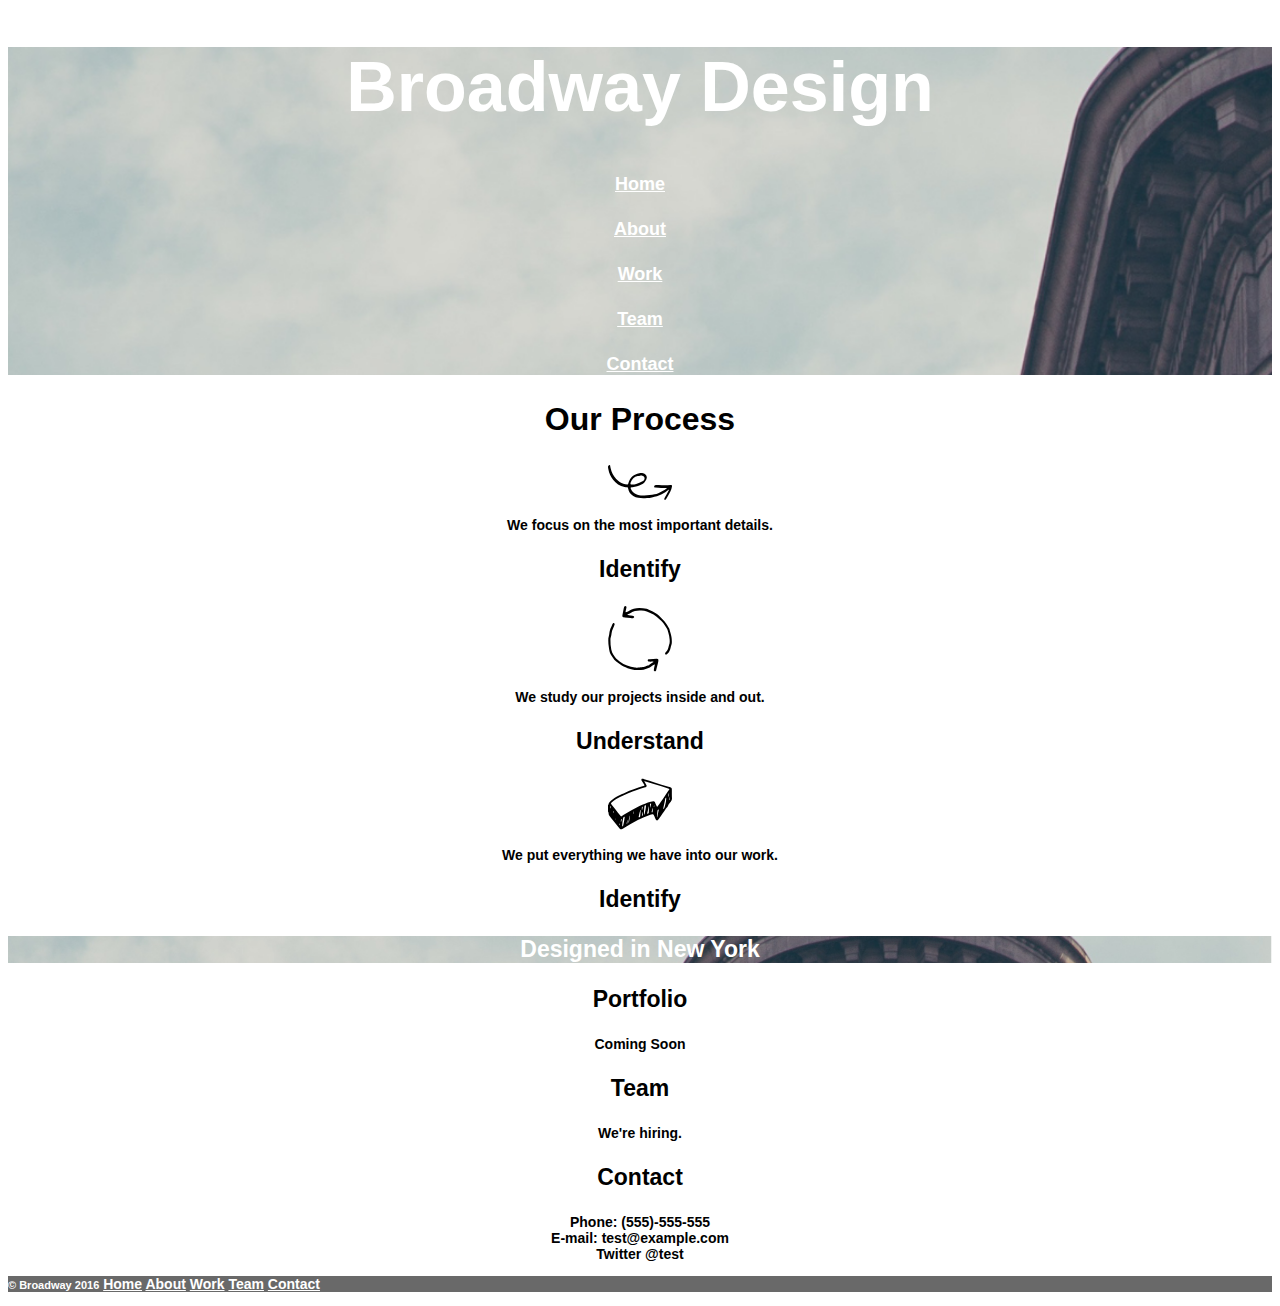
<file: broadway/index.html>
<!DOCTYPE html>
<html>
  <head>
    <meta charset="utf-8">
    <title>Broadway Design</title>
    <link href="./resources/css/style.css" type="text/css" rel="stylesheet">
  </head>
  <body>
    <div class="header">
      <h1>Broadway Design</h1>
      <h4><a href="#">Home</a></h4>
      <h4><a href="#">About</a></h4>
      <h4><a href="#">Work</a></h4>
      <h4><a href="#">Team</a></h4>
      <h4><a href="#">Contact</a></h4>
    </div>
    <div class="top_section">
      <h2>Our Process</h2>
      <p><img src="resources/images/identify.svg" alt="identify"></p>
      <p>We focus on the most important details.</p>
      <h3>Identify</h3>
      <p><img src="resources/images/understand.svg" alt="understand"></p>
      <p>We study our projects inside and out.</p>
      <h3>Understand</h3>
      <p><img src="resources/images/execute.svg" alt="execute"></p>
      <p>We put everything we have into our work.</p>
      <h3>Identify</h3>
    </div>
    <div class="mid_section">
      <h3>Designed in New York</h3>
    </div>
    <div class="bottom_section">
      <h3>Portfolio</h3>
      <p>Coming Soon</p>
      <h3>Team</h3>
      <p>We're hiring.</p>
      <h3>Contact</h3>
      <p>Phone: (555)-555-555</br>E-mail: test@example.com</br>Twitter @test</p>
    </div>
    <div class="footer">
      <p><span class="copyright">&copy; Broadway 2016</span> <a href="#">Home</a> <a href="#">About</a> <a href="#">Work</a> <a href="#">Team</a> <a href="#">Contact</a></p>
    </div>
  </body>
</html>
</file>
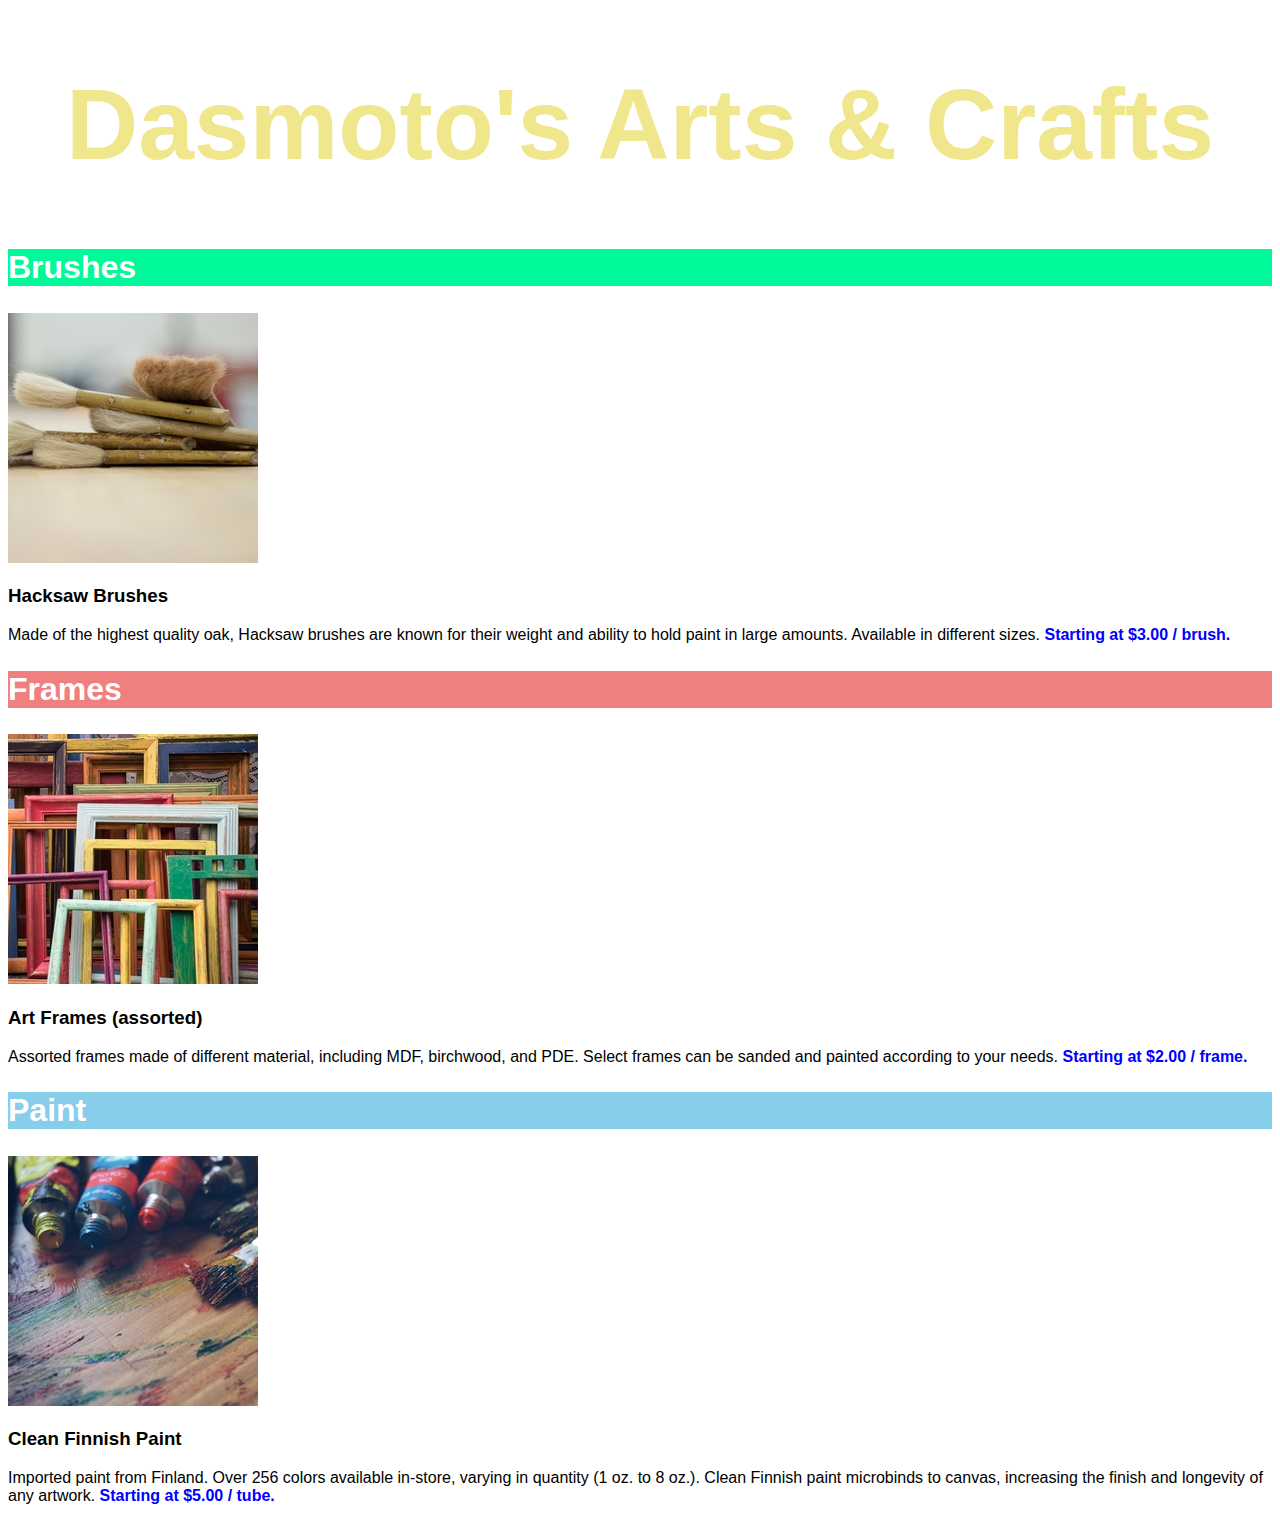
<file: Dasmotos Arts and Crafts/index.html>
<!DOCTYPE html>
<html>
  <head>
    <title>Dasmoto's Arts & Crafts</title>
    <link href="./resources/css/style.css" type="text/css" rel="stylesheet">
  </head>
  <body>
    <h1>Dasmoto's Arts & Crafts</h1>
    <div class="item">
      <h2 id="brushes">Brushes</h2>
      <img src="./resources/hacksaw.jpeg">
      <h3>Hacksaw Brushes</h3>
      <p>Made of the highest quality oak, Hacksaw brushes are known for their weight and ability to hold paint in large amounts.
        Available in different sizes.
        <span class="price">Starting at $3.00 / brush.</span>
      </p>
    </div>
    <div class="item">
      <h2 id="frames">Frames</h2>
      <img src="./resources/frames.jpeg">
      <h3>Art Frames (assorted)</h3>
      <p>Assorted frames made of different material, including MDF, birchwood, and PDE.
        Select frames can be sanded and painted according to your needs.
        <span class="price">Starting at $2.00 / frame.</span>
      </p>
    </div>
    <div class="item">
      <h2 id="paint">Paint</h2>
      <img src="./resources/finnish.jpeg">
      <h3>Clean Finnish Paint</h3>
      <p>Imported paint from Finland. Over 256 colors available in-store, varying in quantity (1 oz. to 8 oz.). Clean Finnish paint
        microbinds to canvas, increasing the finish and longevity of any artwork.
        <span class="price">Starting at $5.00 / tube. </span>
      </p>
    </div>
  </body>
</html>
</file>
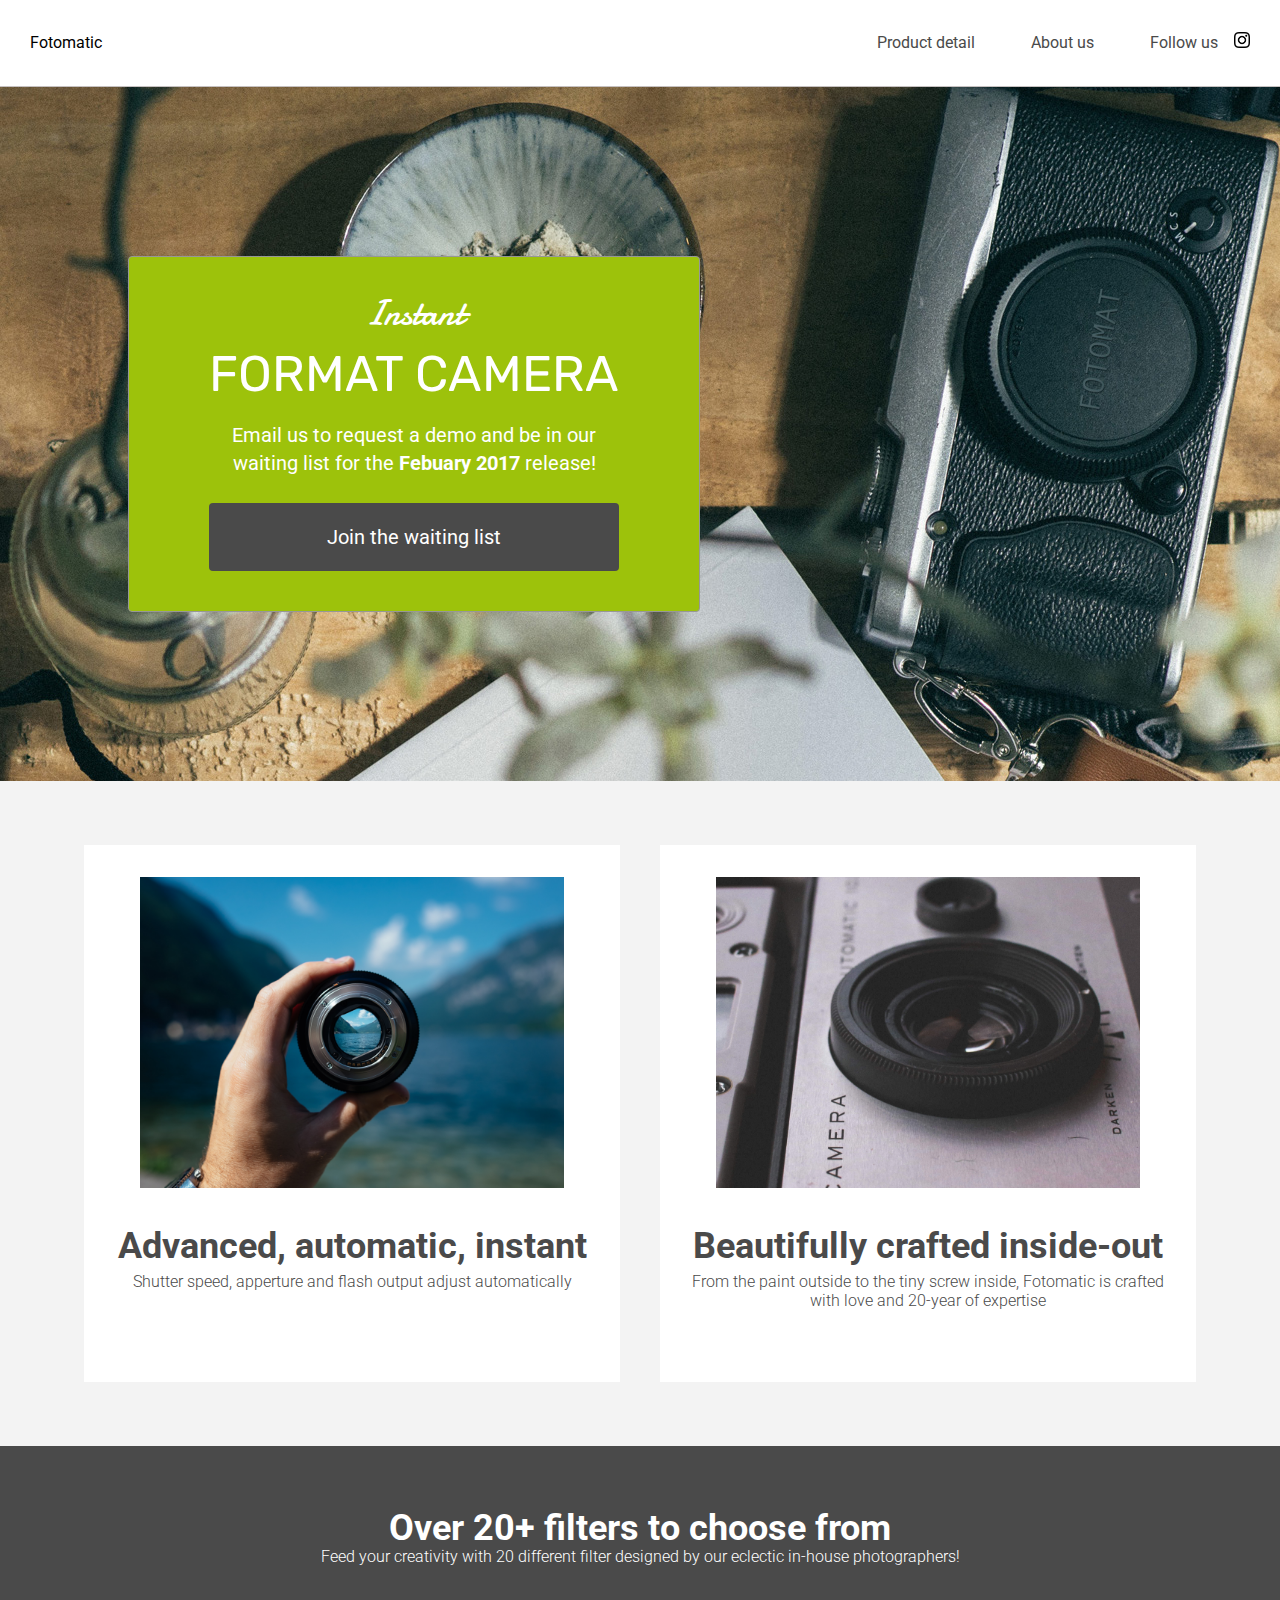
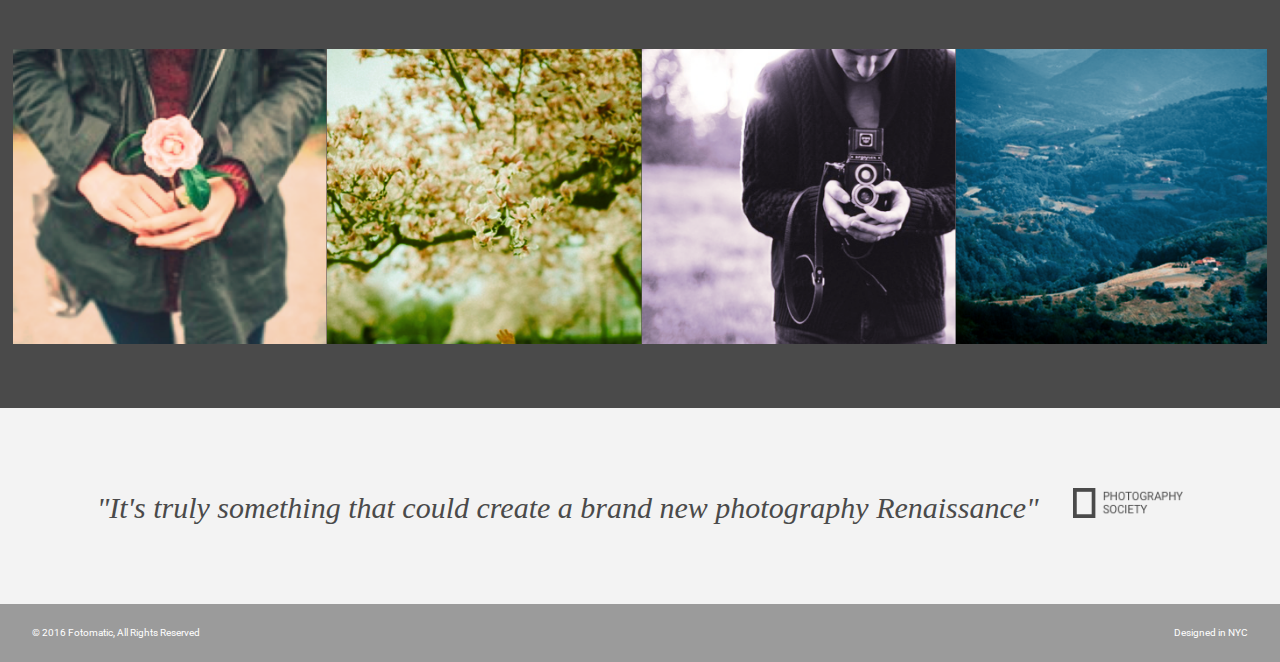
<file: fotomatic/index.html>
<!DOCTYPE html>
<html>
<head>
  <link href="https://fonts.googleapis.com/css?family=Damion" rel="stylesheet">
  <link href="https://fonts.googleapis.com/css?family=Rubik" rel="stylesheet">
  <link href="https://fonts.googleapis.com/css?family=Roboto:300,400,600,700" rel="stylesheet">
  <link rel="stylesheet" href="./resources/css/reset.css">
  <link rel="stylesheet" href="./resources/css/style.css">
</head>
<body>
  <!-- Header -->
  <header>
    <div class="content">
      <a href="index.html" class="desktop logo">Fotomatic</a>
      <nav class="desktop">
        <ul>
          <li><a href="#">Product detail</a></li>
          <li><a href="#">About us</a></li>
          <li><a href="https://www.instagram.com/">Follow us <img class="icon" src="./resources/images/instagram.png"></a></li>
        </ul>
      </nav>
      <nav class="mobile">
        <ul>
          <li><a href="#"><img src="./resources/images/ic-logo.svg"></a></li>
          <li><a href="#"><img src="./resources/images/ic-product-detail.svg"></a></li>
          <li><a href="#"><img src="./resources/images/ic-about-us.svg"></a></li>
          <li><a href="#" class="button">Join us</a></li>
        </ul>
      </nav>
    </div>
  </header>

  <!-- Main Content -->
  <div class="main-content">

    <!-- Sign Up Section -->
    <div id="sign-up-section" class="banner">
      <div id="sign-up-cta">
        <div class="content center">
          <div class="header">
            <h2 class="cursive">Instant</h2>
            <h1 class="striking">FORMAT CAMERA</h1>
          </div>
          <div class="email">
            <span>
              Email us to request a demo and be in our waiting list for the <strong>Febuary 2017</strong> release!
            </span>
            <div class="button">Join the waiting list</div>
          </div>
        </div>
      </div>
    </div>

    <!-- Features Section -->
    <div id="features-section">
      <div class="feature">
        <div class="center">
          <div class="image-container">
            <img src="./resources/images/feature-1.png" />
          </div>
          <div class="content">
            <h2>Advanced, automatic, instant</h2>
            <h3>Shutter speed, apperture and flash output adjust automatically</h3>
          </div>
        </div>
      </div>
      <div class="feature">
        <div class="center">
          <div class="image-container">
            <img src="./resources/images/feature-2.png" />
          </div>
          <div class="content">
            <h2>Beautifully crafted inside-out</h2>
            <h3>From the paint outside to the tiny screw inside, Fotomatic is crafted with love and 20-year of expertise</h3>
          </div>
        </div>
      </div>
    </div>

    <!-- Filters Section -->
    <div id="filters-section">
      <div class="content center">
        <h2>Over 20+ filters to choose from</h2>
        <h3>Feed your creativity with 20 different filter designed by our eclectic in-house photographers!</h3>
      </div>
      <div class="images-container">
        <div class="image-container">
          <img src="./resources/images/filter-1.png" />
        </div>
        <div class="image-container">
          <img src="./resources/images/filter-2.png" />
        </div>
        <div class="image-container">
          <img src="./resources/images/filter-3.png" />
        </div>
        <div class="image-container extra">
          <img src="./resources/images/filter-4.png" />
        </div>
      </div>
    </div>

    <!-- Quotes Section -->
    <div id="quotes-section">
      <div class="content center">
        <span class="quote">"It's truly something that could create a brand new photography Renaissance"</span>
        <img class="quote-citation" src="./resources/images/photography-logo.png" />
      </div>
    </div>

    <!-- Footer -->
    <footer>
      <div class="content">
        <span class="copyright">© 2016  Fotomatic, All Rights Reserved</span>
        <span class="location">Designed in NYC</span>
      </div>
    </footer>

  </div>
</body>
</html>
</file>
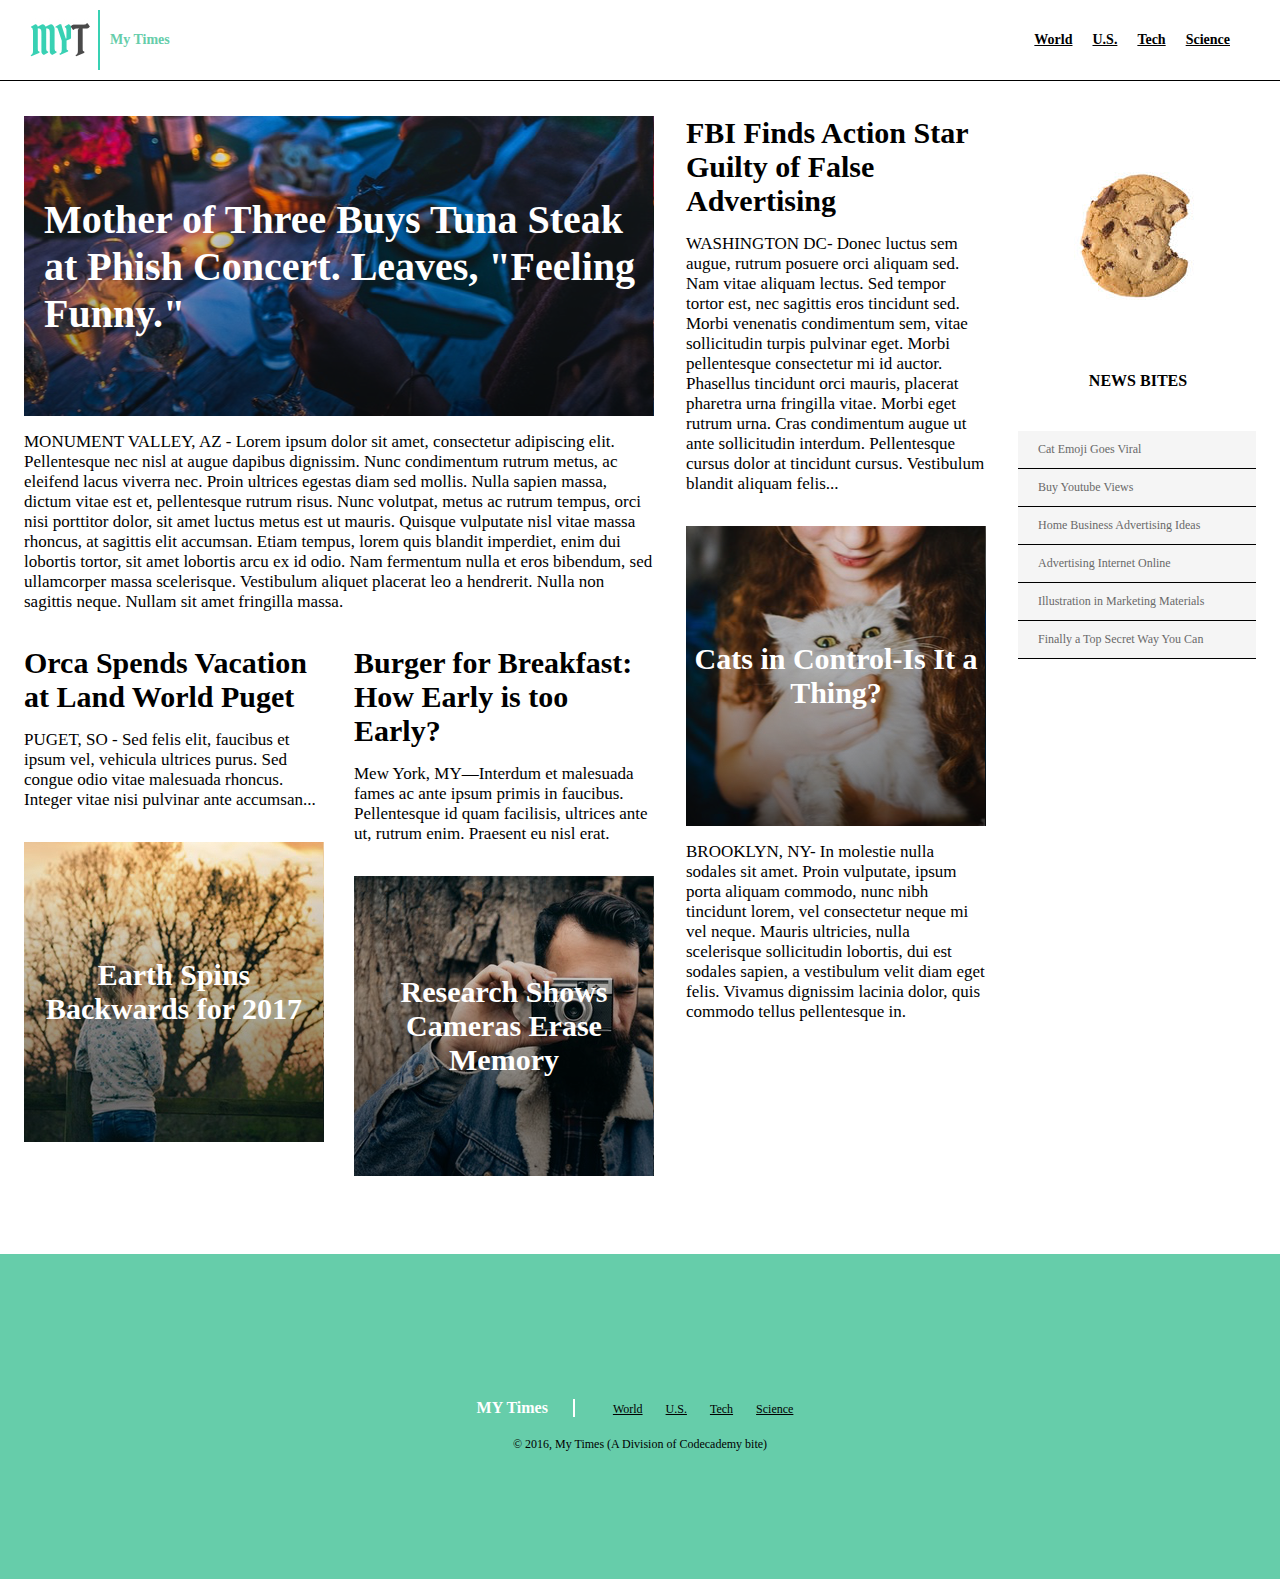
<file: mytimes/index.html>
<!DOCTYPE html>
<html>
  <head>
    <meta charset="utf-8">
    <title>My Times</title>
    <link href="./resources/css/style.css" type="text/css" rel="stylesheet">
  </head>
  <body>
      <div class="header-container">
          <div class='logo'>
              <img src="./resources/images/img-myt-logo.jpg" />
              <div id="heading">
                My Times
              </div>
          </div>
          <div class="top-nav">
            <span id="top-nav-item">
              <a href="#">World</a>
            </span>
            <span id="top-nav-item">
              <a href="#">U.S.</a>
            </span>
            <span id="top-nav-item">
              <a href="#">Tech</a>
            </span>
            <span id="top-nav-item">
              <a href="#">Science</a>
            </span>
        </div>
      </div>

      <!-- Main Content Container -->
      <div class="main">
        <!-- First News Column -->
            <div class="column large">
                <div class="lead-story">
                    <div class="image-content">
                        <span>
                          Mother of Three Buys Tuna Steak at Phish Concert. Leaves,
                          "Feeling Funny."
                        </span>
                    </div>
                    <p class="story-text">MONUMENT VALLEY, AZ - Lorem ipsum dolor sit amet, consectetur adipiscing elit.
                      Pellentesque nec nisl at augue dapibus dignissim. Nunc condimentum rutrum metus, ac eleifend lacus
                      viverra nec. Proin ultrices egestas diam sed mollis. Nulla sapien massa, dictum vitae est et,
                      pellentesque rutrum risus. Nunc volutpat, metus ac rutrum tempus, orci nisi porttitor dolor,
                      sit amet luctus metus est ut mauris. Quisque vulputate nisl vitae massa rhoncus, at sagittis elit
                      accumsan. Etiam tempus, lorem quis blandit imperdiet, enim dui lobortis tortor, sit amet lobortis
                      arcu ex id odio. Nam fermentum nulla et eros bibendum, sed ullamcorper massa scelerisque.
                      Vestibulum aliquet placerat leo a hendrerit. Nulla non sagittis neque. Nullam sit amet fringilla massa.
                    </p>
                </div>
                <div class="stories">
                   <div class="story">
                       <div class="text-content">
                           <h2>Orca Spends Vacation at Land World Puget</h2>
                           <p class="story-text">PUGET, SO - Sed felis elit,
                             faucibus et ipsum vel, vehicula ultrices purus.
                             Sed congue odio vitae malesuada rhoncus.
                             Integer vitae nisi pulvinar ante accumsan...</p>
                        </div>
                        <div class="fall image-content">
                               <span>Earth Spins Backwards for 2017</span>
                        </div>
                   </div>
                   <div class="story">
                       <div class="text-content">
                           <h2>Burger for Breakfast: How Early is too Early?</h2>
                           <p class="story-text">Mew York, MY—Interdum et malesuada
                             fames ac ante ipsum primis in faucibus.
                             Pellentesque id quam facilisis, ultrices ante ut, rutrum enim.
                             Praesent eu nisl erat.</p>
                       </div>
                       <div class="camera image-content">
                           <span>Research Shows Cameras Erase Memory</span>
                       </div>
                   </div>
               </div>

            </div>
            <div class="column medium"> <!-- Second News Column -->
              <div class="story">
                  <div class="text-content">
                      <h2>FBI Finds Action Star Guilty of False Advertising
                      </h2>
                  </div>
                  <p class="story-text">WASHINGTON DC- Donec luctus sem augue, rutrum posuere orci aliquam sed.
                    Nam vitae aliquam lectus. Sed tempor tortor est, nec sagittis eros tincidunt sed. Morbi
                    venenatis condimentum sem, vitae sollicitudin turpis pulvinar eget. Morbi pellentesque
                    consectetur mi id auctor. Phasellus tincidunt orci mauris, placerat pharetra urna fringilla vitae.
                    Morbi eget rutrum urna. Cras condimentum augue ut ante sollicitudin interdum. Pellentesque cursus
                    dolor at tincidunt cursus. Vestibulum blandit aliquam felis...
                  </p>
              </div>
              <div class="story">
                  <div class="cats image-content">
                      <span>Cats in Control-Is It a Thing?</span>
                  </div>
                  <p class="story-text">BROOKLYN, NY- In molestie nulla sodales sit amet.
                    Proin vulputate, ipsum porta aliquam commodo, nunc nibh tincidunt lorem, vel consectetur
                    neque mi vel neque. Mauris ultricies, nulla scelerisque sollicitudin lobortis, dui est
                    sodales sapien, a vestibulum velit diam eget felis.
                    Vivamus dignissim lacinia dolor, quis commodo tellus pellentesque in.
                  </p>
              </div>
          </div>

            <!-- Third News Column -->
            <div class="column small">
              <img class="cookie" src="resources/images/img-news-bite.png">
              <div class="news-bites-container">
                <div class="news-bites">
                  <h3>NEWS BITES</h3>
                  <span class="bite">Cat Emoji Goes Viral</span>
                  <span class="bite">Buy Youtube Views</span>
                  <span class="bite">Home Business Advertising Ideas</span>
                  <span class="bite">Advertising Internet Online</span>
                  <span class="bite">Illustration in Marketing Materials</span>
                  <span class="bite">Finally a Top Secret Way You Can</span>
                </div>
              </div>
            </div>
        </div>
    </div>

    <!--Footer-->
    <footer>
      <div class="info">
        <span class="title">MY Times</span>
        <nav>
          <span>
            <a href="#">World</a>
          </span>
          <span>
            <a href="#">U.S.</a>
          </span>
          <span>
            <a href="#">Tech</a>
          </span>
          <span>
            <a href="#">Science</a>
          </span>
        </nav>
      </div>
      <div class="copyright">
        © 2016, My Times (A Division of Codecademy bite)
      </div>
    </footer>
  </body>
</html>
</file>
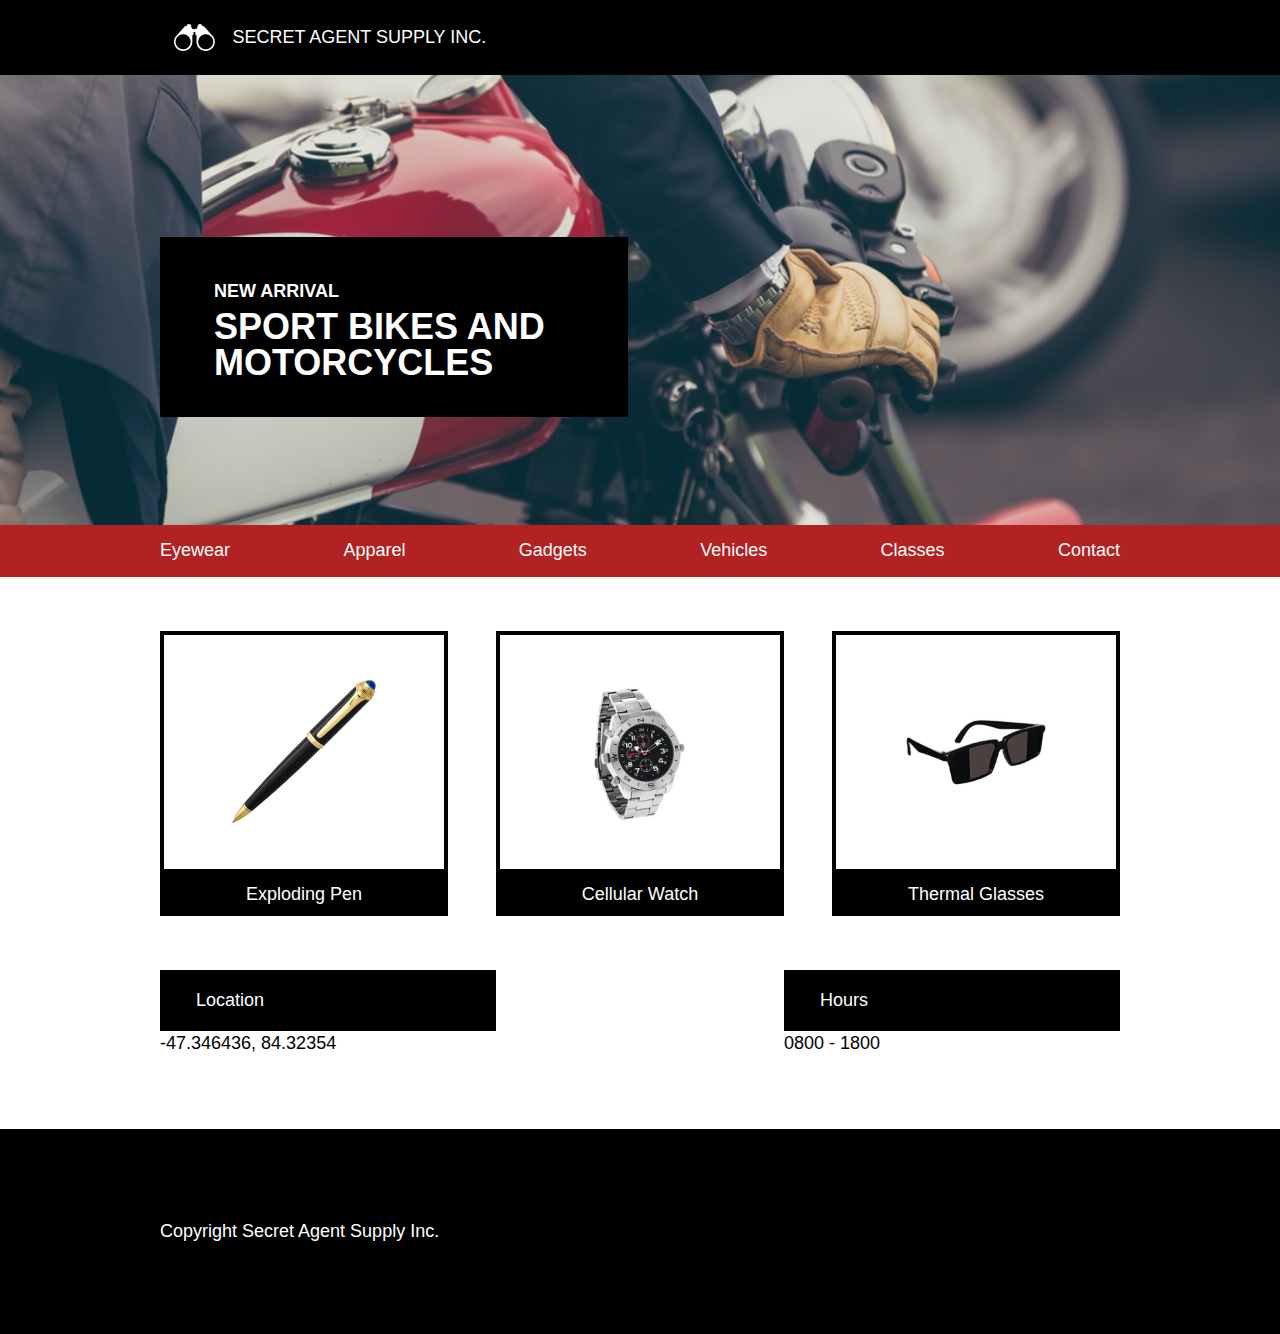
<file: SecretAgentSupply/index.html>
<!DOCTYPE html>

<html>
  <head>
    <meta charset="utf-8">
    <title>Secret Agent Supply Inc.</title>
    <link rel="stylesheet" href="./resources/css/reset.css" type="text/css">
    <link rel="stylesheet" href="./resources/css/style.css" type="text/css">
  </head>
  <body>

    <!--Company Header-->

    <div class="company">
      <div class="container">
          <img src="./resources/images/logo.png" alt="Secrt Agent Supply Inc. logo."/>
          <span>SECRET AGENT SUPPLY INC.</span>
      </div>
    </div>

    <!--Main Banner-->

    <div class="main-banner">
      <div class="container">
        <div class="headline">
          <h4>NEW ARRIVAL</h4>
          <h1>SPORT BIKES AND MOTORCYCLES</h1>
        </div>
      </div>
    </div>

      <!--navigation-->

    <nav>
      <ul class="container">
        <li>Eyewear</li>
        <li>Apparel</li>
        <li>Gadgets</li>
        <li>Vehicles</li>
        <li>Classes</li>
        <li>Contact</li>
      </ul>
      <ul class="mobile-nav container">
        <li>Menu</li>
      </ul>
    </nav>

    <!--products-->

    <div class="container">
      <div class="productsnew">
        <div class="product">
          <div class="product-image">
            <img src="./resources/images/pen.png" alt="A ball point pen with hidden explosive.">
          </div>
          <span class=description>Exploding Pen</span>
        </div>
        <div class="product watch">
          <div class="product-image">
            <img src="./resources/images/watch.png" alt="A watch with cellular capabilities.">
          </div>
          <span class=description>Cellular Watch</span>
        </div>
        <div class="product glasses">
          <div class="product-image">
            <img src="./resources/images/glasses.png" alt="Sunglasses with inbuilt thermal imaging">
          </div>
          <span class=description>Thermal Glasses</span>
        </div>
      </div>
    </div>

    <!--business info-->

    <div class="container">
      <div class="business-info">
        <div class="info">
          <span class="title">Location</span>
          <span>-47.346436, 84.32354</span>
        </div>
        <div class="info">
          <span class="title">Hours</span>
          <span>0800 - 1800</span>
        </div>
      </div>
    </div>

    <!--footer-->

    <footer>
      <div class="container">
        Copyright Secret Agent Supply Inc.
      </div>
    </footer>
  </body>
</html>
</file>
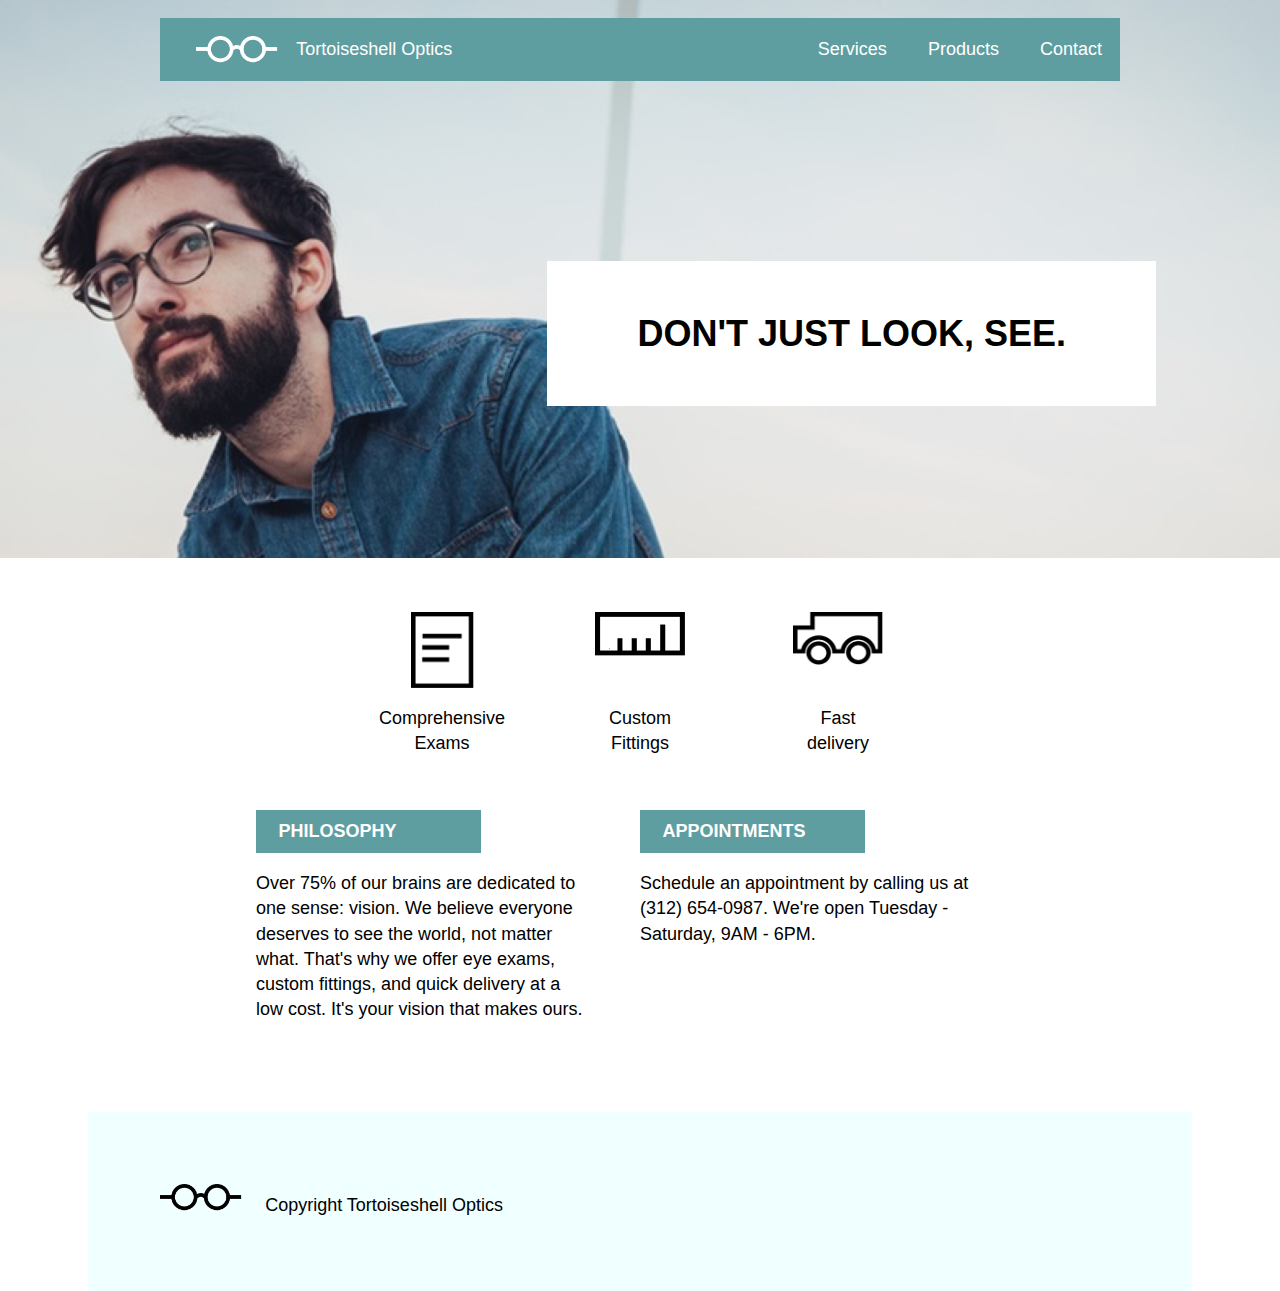
<file: TortioseshellOptics/index.html>
<!DOCTYPE html>
<html>

  <head>
    <title>Tortoiseshell Optics</title>
    <link href="./resources/css/reset.css" rel="stylesheet" type="text/css">
    <link href="./resources/css/style.css" rel="stylesheet" type="text/css">
  </head>

  <body>

    <!-- Header. -->

    <header>
      <nav class="container">
        <div class="logo">
          <img src="./resources/images/logo-white.png" alt="Tortoiseshell Optics White Logo.">
          <span>Tortoiseshell Optics</span>
        </div>

        <!-- Navigation menu. -->

        <div class="menu">
          <ul>
            <li>Services</li>
            <li>Products</li>
            <li>Contact</li>
          </ul>
          <ul class="truncated-menu">
            <li>Menu</li>
          </ul>
        </div>
      </nav>

        <!-- Banner -->

      <div class="flex container">
        <div class="banner">
          <h1>DON'T JUST LOOK, SEE.</h1>
        </div>
      </div>
    </header>

    <!-- Support section. -->

    <section class="flex support">

      <!-- Services. -->

      <div class="service">
        <img class = "paper-icon" src="./resources/images/paper-icon.png" alt="paper icon">
        <span>Comprehensive Exams</span>
      </div>
      <div class="service">
        <img src="./resources/images/ruler-icon.png" alt="ruler icon">
        <span>Custom Fittings</span>
      </div>
      <div class="service">
        <img src="./resources/images/truck-icon.png" alt="truck icon">
        <span>Fast delivery</span>
      </div>
    </section>

    <!-- Information section. -->

    <section class="flex support container">
      <div class="information">
        <span class="title">PHILOSOPHY</span>
        <p>Over 75% of our brains are dedicated to one sense: vision. We believe everyone deserves to see the world, not matter what.
          That's why we offer eye exams, custom fittings, and quick delivery at a low cost. It's your vision that makes ours.</p>
      </div>
      <div class="information">
        <span class="title">APPOINTMENTS</span>
        <p>Schedule an appointment by calling us at (312) 654-0987. We're open Tuesday - Saturday, 9AM - 6PM.</p>
      </div>
    </section>

    <!-- Footer. -->

    <footer class="container">
      <img src="./resources/images/logo-black.png" alt="Tortoiseshell Optics White Logo.">
      <span>Copyright Tortoiseshell Optics</span>
    </footer>
  </body>
</html>
</file>
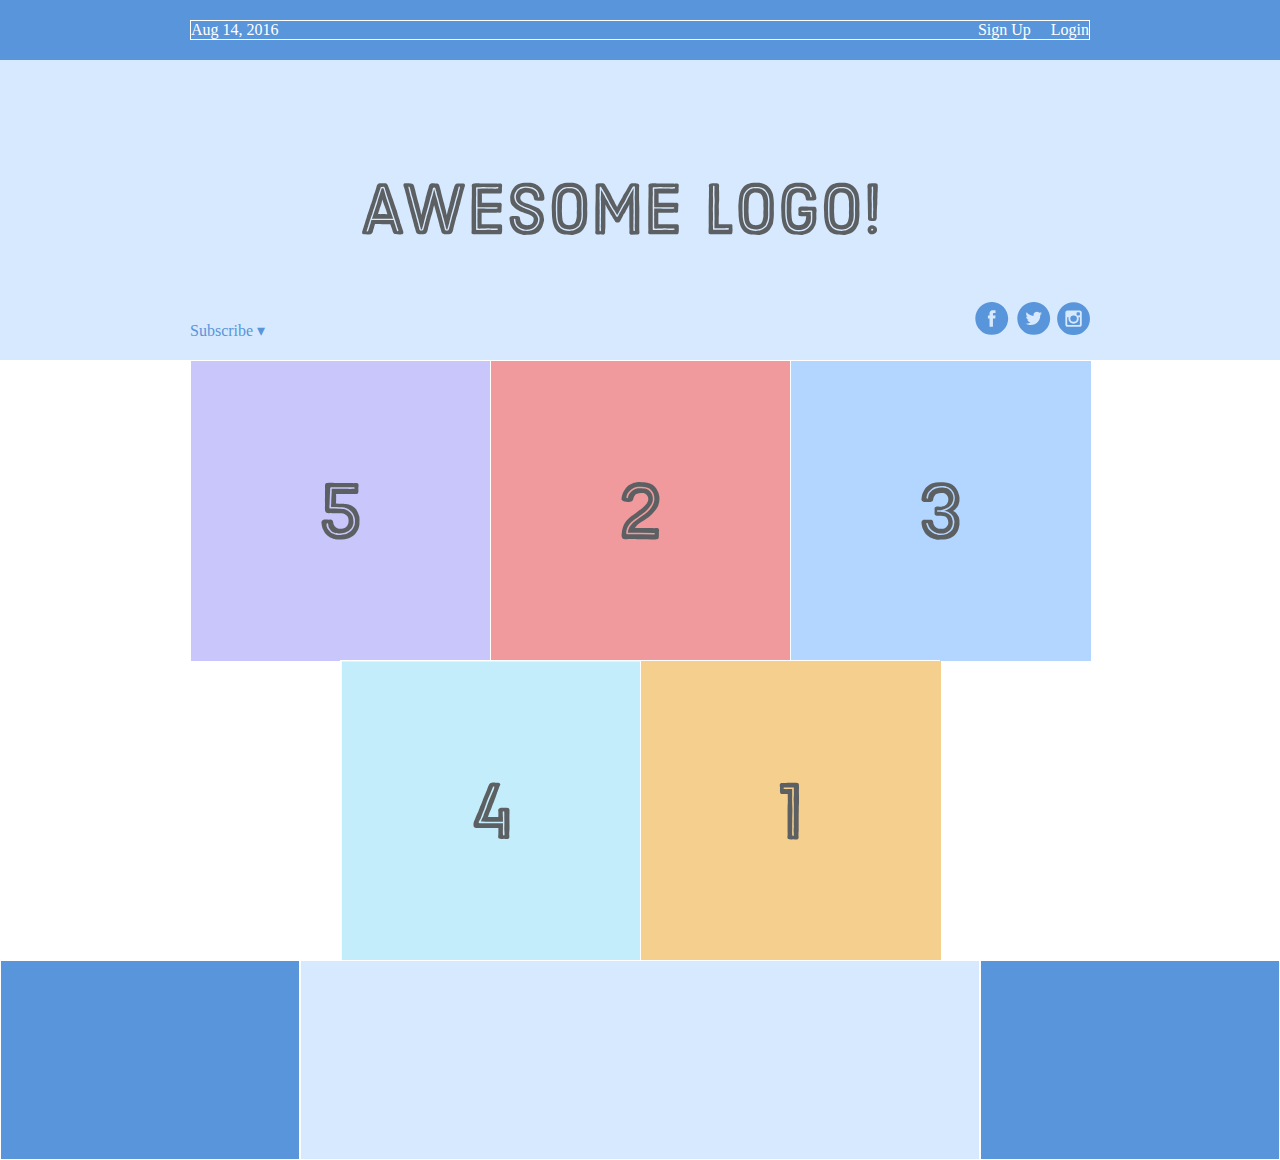
<file: flexbox/flexbox.html>
<!DOCTYPE html>
<html lang='en'>
  <head>
    <meta charset='UTF-8'/>
    <title>Some Web Page</title>
    <link rel='stylesheet' href='styles.css'/>
  </head>
  <body>
    <!--
    <div class='menu-container'>
      <div class='menu'>
        <div class='date'>Aug 14, 2016</div>
        <div class='links'>
          <div class='signup'>Sign Up</div>
          <div class='login'>Login</div>
        </div>
      </div>
    </div> -->

    <div class='menu-container'>
      <div class='menu'>
        <div class='date'>Aug 14, 2016</div>
        <div class='signup'>Sign Up</div>
        <div class='login'>Login</div>
      </div>
    </div>


    <div class='header-container'>
      <div class='header'>
        <div class='subscribe'>Subscribe &#9662;</div>
        <div class='logo'><img src='images/awesome-logo.svg'/></div>
        <div class='social'><img src='images/social-icons.svg'/></div>
      </div>
    </div>
    <div class='photo-grid-container'>
      <div class='photo-grid'>
        <div class='photo-grid-item first-item'>
          <img src='images/one.svg'/>
        </div>
        <div class='photo-grid-item'>
          <img src='images/two.svg'/>
        </div>
        <div class='photo-grid-item'>
          <img src='images/three.svg'/>
        </div>
        <div class='photo-grid-item'>
          <img src='images/four.svg'/>
        </div>
        <div class='photo-grid-item last-item'>
          <img src='images/five.svg'/>
       </div>
      </div>
    </div>
    <div class='footer'>
      <div class='footer-item footer-one'></div>
      <div class='footer-item footer-two'></div>
      <div class='footer-item footer-three'></div>
    </div>
  </body>
</html>
</file>
<file: broadway/resources/css/style.css>
body {
  text-align: center;
  font-family: Helvetica;
  font-weight: bold;
}

h1 {
  font-size: 70px;
}

h2 {
  font-size: 32px;
}

h3 {
  font-size: 23px;
}

h4 {
  font-size: 18px;
}

p {
  font-size: 14px;
}

a {
  color: white;
}

.header, .mid_section{
    background-image: url("./../images/the-flatiron-building.png");
    background-repeat: no-repeat;
    background-size: cover;
    color: white;
}

.footer {
  text-align: left;
  background-color: dimgray;
  color: white;

}
.copyright {
  font-size: 11px;
}
</file>
<file: Dasmotos Arts and Crafts/resources/css/style.css>
h1, h2, h3, p {
  font-family:helvetica;
}

h1 {
  background-image: url("file:///Users/Jasmine/Dropbox/Development%20Projects/Dasmotos%20Arts%20and%20Crafts/resources/pattern.jpeg");
  font-size:100px;
  font-weight:bold;
  color:khaki;
  text-align: center;
}

h2 {
  font-size: 32px;
  font-weight: bold;
}
.item h2 {
  color: white;
}

#brushes {
  background-color: mediumspringgreen;
}

#frames {
  background-color: lightcoral;
}

#paint {
  background-color: skyblue;
}
.price {
  font-weight: bold;
  color:blue;
}
</file>
<file: fotomatic/resources/css/style.css>
/* Universal Styles */

html {
  font-family: "Roboto", sans-serif;
  font-size: 16px;
}

.main-content {
  position: relative;
  top: 5.3125rem; /* To offset for fixed header. */
}

.center {
  text-align: center;
}

.button {
  border-radius: 4px;
  background-color: #4a4a4a;
  color: white;
}

.image-container {
  overflow: hidden;
}

.image-container img {
  display: block;
  max-width: 100%;
}

@media only screen and (max-width: 760px) {
  .main-content {
    top: 2.5625rem;
  }
}

/* Header */

header {
  position: fixed;
  z-index: 100;
  width: 100%;
  border-bottom: solid 1px #c6c1c1;
  background-color: white;
}

header .content {
  display: flex;
  align-items: center;
  padding: 1.875rem;
}

header .logo {
  flex: 1;
}

header nav ul {
  display: flex;
}

nav li {
  padding-left: 3.5rem;
}

nav a {
  vertical-align: bottom;
  line-height: 1.6;
  font-size: 1rem;
  color: #4a4a4a;
}

header .icon {
  width: 1rem;
  padding-left: .75rem;
}

header .mobile {
  display: none;
}

@media only screen and (max-width: 760px) {
  header .desktop {
    display: none;
  }

  header .mobile {
    display: block;
    width: 100%;
  }

  header .content {
    padding: .5rem 0;
  }

  header .mobile ul {
    display: flex;
    justify-content: space-around;
    align-items: center;
    width: 100%;
  }

  header .mobile li {
    padding: 0;
  }

  header .mobile .button {
    padding: .1875rem .5rem;
    background-color: #9dc20b;
    line-height: 1.6;
    color: white;
  }
}

/* Sign Up Section */

#sign-up-section {
    display: flex;
    justify-content: flex-start;
    align-items: flex-start;
    height: 43.5rem;
    background-image: url('../images/banner-landingpage.jpg');
    background-position: bottom;
    background-size: cover;
    background-repeat: no-repeat;
}

#sign-up-cta {
    position: relative;
    top: 171px;
    left: 10%;
    padding: 0 5rem 2.5rem 5rem;
    border: solid 1px #979797;
    border-radius: 4px;
    background-color: #9dc20b;
}

#sign-up-cta .content {
  width: 25.625rem;
  margin-top: 2rem;
  font-family: "Roboto", sans-serif;
  font-size: 1.25rem;
  line-height: 1.4;
  color: white;
}

#sign-up-cta h1 {
  font-size: 3.125rem;
}

#sign-up-cta h2 {
  font-size: 2.25rem;
}

#sign-up-cta span strong {
  font-weight: bold;
}

#sign-up-cta .cursive {
  font-family: "Damion", cursive;
}

#sign-up-cta .striking {
  font-family: "Rubik", sans-serif;
  padding-bottom: .75rem;
}

#sign-up-cta .button {
  margin-top: 1.625rem;
  padding: 1.25rem 7.25rem;
}

@media only screen and (max-width: 760px) {
  #sign-up-section {
    align-items: center;
    justify-content: center;
    height: 28rem;
  }

  #sign-up-cta {
    position: static;
    width: auto;
    height: auto;
    background-color: transparent;
    border: none;
  }

  #sign-up-cta .content {
    margin-top: 0;
  }

  #sign-up-cta .email {
    display: none;
  }

  #sign-up-cta h1 {
    font-size: 3.125rem;
  }

  #sign-up-cta h2 {
    font-size: 2.25rem;
  }
}

@media only screen and (max-width: 450px) {
  #sign-up-section {
    height: 20rem;
  }

  #sign-up-cta h1 {
    font-size: 2.25rem;
  }

  #sign-up-cta h2 {
    font-size: 2rem;
  }
}

/* Features Section */

#features-section {
  display: flex;
  justify-content: space-between;
  padding: 4rem 5%;
  background-color: #f3f3f3;
}

.feature {
  flex: 1;
  padding: 2rem;
  margin: 0px 1.25rem;
  background-color: white;
}

.feature .image-container {
  width: 90%;
  height: 65%;
  margin: 0 auto;
}

.feature .content {
  padding: 2.5rem 0;
}

.feature h2 {
  padding-bottom: .5rem;
  font-size: 2.25rem;
  font-weight: bold;
  color: #4a4a4a;
}

.feature h3 {
  font-size: 1rem;
  line-height: 1.2;
  font-weight: 300;
  color: #4a4a4a;
}

@media only screen and (max-width: 890px) {
  .feature h2 {
    font-size: 1.125rem;
    line-height: 1.3;
    font-weight: normal;
  }

  .feature h3 {
    font-size: .875rem;
    line-height: 1.4;
  }
}

@media only screen and (max-width: 760px) {
  #features-section {
    flex-flow: column;
    padding: 0;
  }

  .feature {
    margin: 0;
    padding: 1.25rem 1rem 0 1rem;
  }

  .feature .content {
    padding: 1.25rem 0 1.875rem 0;
  }
}

/* Filters Section */

#filters-section {
  padding: 4rem 0;
  background-color: #4a4a4a;
}

#filters-section .content {
  padding: 0 .625rem;
  margin-bottom: 5rem;
}

#filters-section .content h2 {
  font-size: 2.25rem;
  font-weight: bold;
  color: white;
}

#filters-section .content h3 {
  font-size: 1rem;
  line-height: 1.4;
  font-weight: 300;
  color: white;
}

#filters-section .images-container {
  display: flex;
  max-width: 100%;
  padding: 0 1%;
}

@media only screen and (max-width: 760px) {
  #filters-section {
    padding: 1.5rem 0 0 0;
  }

  #filters-section .content {
    margin-bottom: 1rem;
  }

  #filters-section .content h2 {
    padding-bottom: .625rem;
    font-size: 1.125rem;
    line-height: 1.3;
    font-weight: normal;
  }

  #filters-section .content h3 {
    font-size: .875rem;
    line-height: 1.4;
  }

  #filters-section .images-container {
    padding: 0;
  }

  #filters-section .extra {
    display: none;
  }
}

/* Quotes Section */

#quotes-section {
  background-color: #f3f3f3;
}

#quotes-section .content {
  padding: 5rem 0;
}

#quotes-section .quote {
  padding-right: 1.875rem;
  font-family: "Palatino", serif;
  font-size: 1.875rem;
  line-height: 1.1;
  font-style: italic;
  color: #4a4a4a;
}

#quotes-section .quote-citation {
  height: 1.875rem;
}

@media only screen and (max-width: 760px) {
  #quotes-section content {
    padding: 1.875rem .625rem;
  }

  #quotes-section .quote {
    font-size: 1.5rem;
    line-height: 1.4;
  }

  #quotes-section .quote-citation {
    display: block;
    padding-top: 1rem;
    margin: auto;
  }
}

/* Footer */

footer {
  background-color: #9b9b9b;
  padding: 1.5rem 2rem;
}

footer .content {
  color: white;
  display: flex;
  font-size: .75rem;
}

footer .copyright {
  flex-grow: 1;
}

@media only screen and (min-width: 760px) {
  footer .content {
    font-size: .625rem;
  }
}
</file>
<file: mytimes/resources/css/style.css>
body {
  margin: 0;
  font-family: Georgia;
  font-size: 17px;
  color: black;
}

h2 {
  margin-top: 0;
  margin-bottom: 0;
  font-family: Georgia;
  font-size: 30px;
  font-weight: bold;
  font-style: normal;
}

.header-container {
  display: flex;
  font-family: Verdana;
  font-size: 14px;
  font-weight: bold;
  padding-left: 20px;
  justify-content: space-between;
  border-bottom: 1px black solid;
  align-items: center;
  width: 100%;
  z-index: 1;
  box-sizing: border-box;
  position: fixed;
  background-color: white;

}

.logo {
  display: flex;
  color: MediumAquamarine;
  padding: 10px;
  align-items: center;
  flex-grow: 1;
}

 #heading {
  padding: 10px;

}

.top-nav {
  display: flex;
  color: black;
  padding-right: 40px;
}

#top-nav-item a {
    display: inline-block;
    padding: 10px;
    color: black;

}

.main {
  display: flex;
  width: 1232px;
  margin: 0 auto 78px auto;
  padding-top: 116px;
  overflow: scroll;
}

.lead-story .image-content {
    background-image: url("../../resources/images/img-story-main.png");
    width: 630px;
    margin-top: 0;
    font-size: 40px;
    text-align: left;
}

.lead-story .image-content span {
    margin-left: 20px;
}

.column {
  display:flex;
  flex-direction: column;
  margin-right: 32px;

}

.column .large {
  width: 630px;
}

.column .medium {
  width: 300px;

}

.column .small {
  width: 240px;
  flex-direction: column;
  margin: 0;

}
.news-bites h3 {
  margin-bottom: 41px;
  font-size: 16px;
  font-weight: bold;
  text-align: center;

}

.news-bites .bite{
  display: block;
  background-color: WhiteSmoke;
  font-family: Verdana;
  color: DimGray;
  font-size: 12px;
  padding: 11px 20px;
  border-bottom: 1px black solid;
}

.image-content {
  display: flex;
  flex-direction: column;
  justify-content: center;
  height: 300px;
  width: 300px;
  margin-top: 15px;
  font-family: Georgia;
  font-weight: bold;
  font-size: 30px;
  color: white;
  text-align: center;
}

.fall {
  background-image: url("../../resources/images/img-story-2.png");
}

.camera {
  background-image: url("../../resources/images/img-story-3.png");
}

.cats {
    background-image: url("../../resources/images/img-story-1.png");
}

.stories {
  display: flex;
  justify-content: space-between;
  margin-top: 17px;
}

.stories .text-content {
/*  height: 250px; */
}

.story {
  display: flex;
  flex-direction: column;
  width: 300px;
}
.story-text {
  margin-top: 16px;
}

img .cookie {
  height: 240px;
}

footer {
  display: flex;
  align-items: center;
  justify-content: center;
  flex-direction: column;
  width: 100%;
  height: 325px;
  background-color: Mediumaquamarine;
  margin: auto;
  font-family: Verdana;
  font-size: 12px;
}

footer .title {
  display: inline-block;
  padding-right: 25px;
  border-right: 2px solid white;
  font-family: Georgia;
  font-size: 16px;
  font-weight: bold;
  color: white;
}

footer nav {
  display: inline-block;
  padding-left: 25px;

}

nav span {
  display: inline-block;
  padding: 20px 10px;
}

a {
  color: black;
}
</file>
<file: SecretAgentSupply/resources/css/style.css>
html {
  font-size: 18px;
  background-color: white;
}

body {
  font-family: Helvetica, sans-serif;
  line-height: 1.4rem;
  padding: 0;
}

.container {
  max-width: 960px;
  margin: 0 auto;
}

.company {
  background-color: black;
  color: white;
  padding: 0.66rem;
}

.company .container {
  display: flex;
  align-items: center;
  padding: 12px 0 12px 0.5rem;
}

.company img {
    height: 1.5rem;
    padding-right: 1rem;
    padding-left: 0.5rem;
}

.main-banner {
  background-image: url("../../resources/images/moto.jpeg");
  background-repeat: no-repeat;
  background-position: center;
  background-size: cover;
  height: 25rem;
}

.headline {
  background-color: black;
  color: white;
  width: 20rem;
  padding: 2rem 3rem;
  position: relative;
  top: 9rem;
}

h1, h4 {
  font-weight: bold;
}

.headline h1 {
  font-size: 2rem;
  line-height:2rem;
  margin: 0.25rem, 3rem;
}

.headline h4 {
  font-size: 1rem;
  line-height:2rem;
  margin: 2rem, 3rem;
}

nav {
  background-color: firebrick;
  color: white;
}

nav ul {
  display: flex;
  align-items: center;
  justify-content: space-between;
  padding: 0.75em 0;
  list-style: none;
}

.mobile-nav {
  display: none;
}

.info {
    width: 35%;
}

.info .title {
    display: block;
    background-color: black;
    color: white;
    padding: 1rem 2rem;
}

.productsnew, .business-info {
    display: flex;
    justify-content: space-between;
    margin: 3em 0 0 0;
}

.product {
    width: 30%;
}

.product-image {
    border: 4px solid black;
    padding: 2rem 0;
    height: 9em;
    display: flex;
    justify-content: center;
    align-items: center;
}

.description {
    display: block;
    background-color: black;
    color: white;
    text-align: center;
    padding: 0.5rem;
}

.product-image img {
    max-width: 8rem;
}

footer {
    background-color: black;
    color: white;
    padding: 5em 0;
    margin-top: 4em;
}

@media only screen and (max-width: 1024px) {
  body {
    font-size: 16px;
  }
  nav ul {
    display: none;
  }

  .mobile-nav {
    display: block;
    text-align: center;
  }

  .product {
    width: 47%;
  }

  .product.glasses {
    display: none;
  }
}

@media only screen and (max-width: 470px) {

  .products {
    flex-wrap: wrap;
  }

  .product {
    width: 90%;
    margin: auto;
  }

  .product.watch {
    display: none;
  }

  .business-info {
    flex-wrap: wrap;
  }

  .info {
    width: 90%;
    margin: 0.5rem auto;
  }
  .banner {
    height: 15rem;
  }

  .headline {
    width: 100%;
    padding: 1em 2em;
    top: 10em;
  }

  .headline h4 {
    font-size: .77rem;
  }

  .headline h1 {
    font-size: 1rem;
  }

  footer {
    text-align: center;
  }
}
</file>
<file: TortioseshellOptics/resources/css/style.css>
/* Universal Styles. */

html {
  font-family: Helvetica, sans-serif;
  font-size: 18px;
  background-color: white;
}

body {
  line-height: 1.4rem;
  padding: 0;
  margin: 0;
}

.container {
  max-width: 960px;
  margin: auto;
}

.flex {
  display: flex;
}

/* Header and nav menu */

header {
  background: url("../../resources/images/glasses-bg.png");
  background-repeat: no-repeat;
  background-position: center;
  background-size: cover;
  padding-top: 1rem;
  height: 30rem;
}

nav {
  display:flex;
  padding: 1rem 0;
  background-color: cadetblue;
  color: white;
  align-items: center;
  justify-content: space-between;
  margin-right: 1rem;

}

nav img {
  height: 1.5rem;
  margin-left: 2rem;
  margin-right: 1rem;
}

img {
  border-styel:none;
}

header .menu {

}

.logo {
  display: flex;
  align-items: center;
}

nav li {
  display: inline;
  padding: 0 1rem;
}

.truncated-menu {
  display: none;
}

/* Banner. */

h1 {
  font-size: 2rem;
  font-weight: bold;
  margin: .67em 0;
}

header .flex {
  justify-content: flex-end;
}

.banner {
  background-color: white;
  padding: 1.5rem 5rem;
  display: inline-block;
  margin-top: 10rem;
  margin-right: -2rem;
  line-height: 2.4rem;
}

/* Support section. */

.support {
  display: flex;
  justify-content: center;
}

/* Services. */

.service {
  display:flex;
  flex-direction: column;
  justify-content: space-between;
  align-items: center;
  text-align: center;
  margin: 3rem;
  width: 5rem;
  height: 8rem;
}

.service img {
  width: 5rem;
  margin-bottom: 1rem;
}

.service img.paper-icon {
  width: 3.5rem;
}

img {
  border-style:none;
}

/* Information section. */

.information {
  display: block;
  width: 35%;
  margin-right: 5%;
  margin-bottom: 4rem;
}

.information p {
  padding: 1rem 0;
}

.title {
  display: block;
  background-color: cadetblue;
  padding: 0.5rem 1.25rem;
  font-weight: bold;
  color: white;
  max-width: 10rem;
}

/* Footer. */

footer {
  background-color: azure;
  padding: 4rem;
  align-items: center;
}

footer img {
  height: 1.5rem;
  margin-right: 1rem;
}

@media only screen and (max-width: 1024px) {

    .banner {
    padding: 0.75rem 4rem;
    margin-top: 5rem;
    margin-right: 2rem;
  }

  .banner h1 {
    font-size: 1.33rem;
  }

  header {
    padding-top: 0;
    height: 22rem;
  }

  header .container {
    max-width: 100%;
  }
}

@media only screen and (max-width: 470px) {

  header {
    background-position: 20%;
    height: 17rem;
  }

  .logo span {
    display: none;
  }

  nav ul {
    display: none;
  }

  .truncated-menu {
    display: block;
    text-align: center;
  }

  .banner {
    width: 100%;
    padding: 0 1rem;
    margin: 9rem auto 0 auto;
    text-align: center;
  }

  .banner h1 {
    font-size: 1rem;
  }

  .support {
    flex-direction: column;
    align-items: center;
    justify-content: flex-start;
    margin-top: 3rem;
  }

  .service {
    height: auto;
    margin: 0.77rem;
    font-size: 0.77rem;
  }

  .information {
    width: auto;
  }

  .information p {
    padding: 1rem 1rem 0 1rem;
    font-size: 0.77rem;
  }

  .title {
    width: 100%;
    max-width:100%;
    text-align: center;
  }

  footer {
    display:flex;
    justify-content: center;
  }

  footer span {
    display:none;
  }
}
</file>
<file: flexbox/styles.css>
* {
  margin: 0;
  padding: 0;
  box-sizing: border-box;
}

.menu-container {
  color: #fff;
  background-color: #5995DA;  /* Blue */
  padding: 20px 0;
  display: flex;
  justify-content: center;
}

.menu {
  border: 1px solid #fff;
  width: 900px;
  display: flex;
  justify-content: space-between;
}

.signup {
  margin-left: auto;
}

.header-container {
  color: #5995DA;
  background-color: #D6E9FE;
  display: flex;
  justify-content: center;
}

.header {
  width: 900px;
  height: 300px;
  display: flex;
  justify-content: space-between;
  align-items: center;
}

.photo-grid-container {
  display: flex;
  justify-content: center;
}

.photo-grid {
  width: 900px;
  display: flex;
  justify-content: center;
  flex-wrap: wrap;
  flex-direction: row;  /* Update this */
  align-items: center;
}

.photo-grid-item {
  border: 1px solid #fff;
  width: 300px;
  height: 300px;
}

.first-item {
  order: 1;
}

.last-item {
  order: -1;
}

.links {
  display: flex;
  justify-content: flex-end;
}

.social,
.subscribe {
  align-self: flex-end;
  margin-bottom: 20px;
}

.login {
  margin-left: 20px;
}

.footer {
  display: flex;
  justify-content: space-between;
}

.footer-item {
  border: 1px solid #fff;
  background-color: #D6E9FE;
  height: 200px;
  flex: 1;
}

.footer-one,
.footer-three {
  background-color: #5995DA;
  flex: initial;
  width: 300px;
}
</file>
